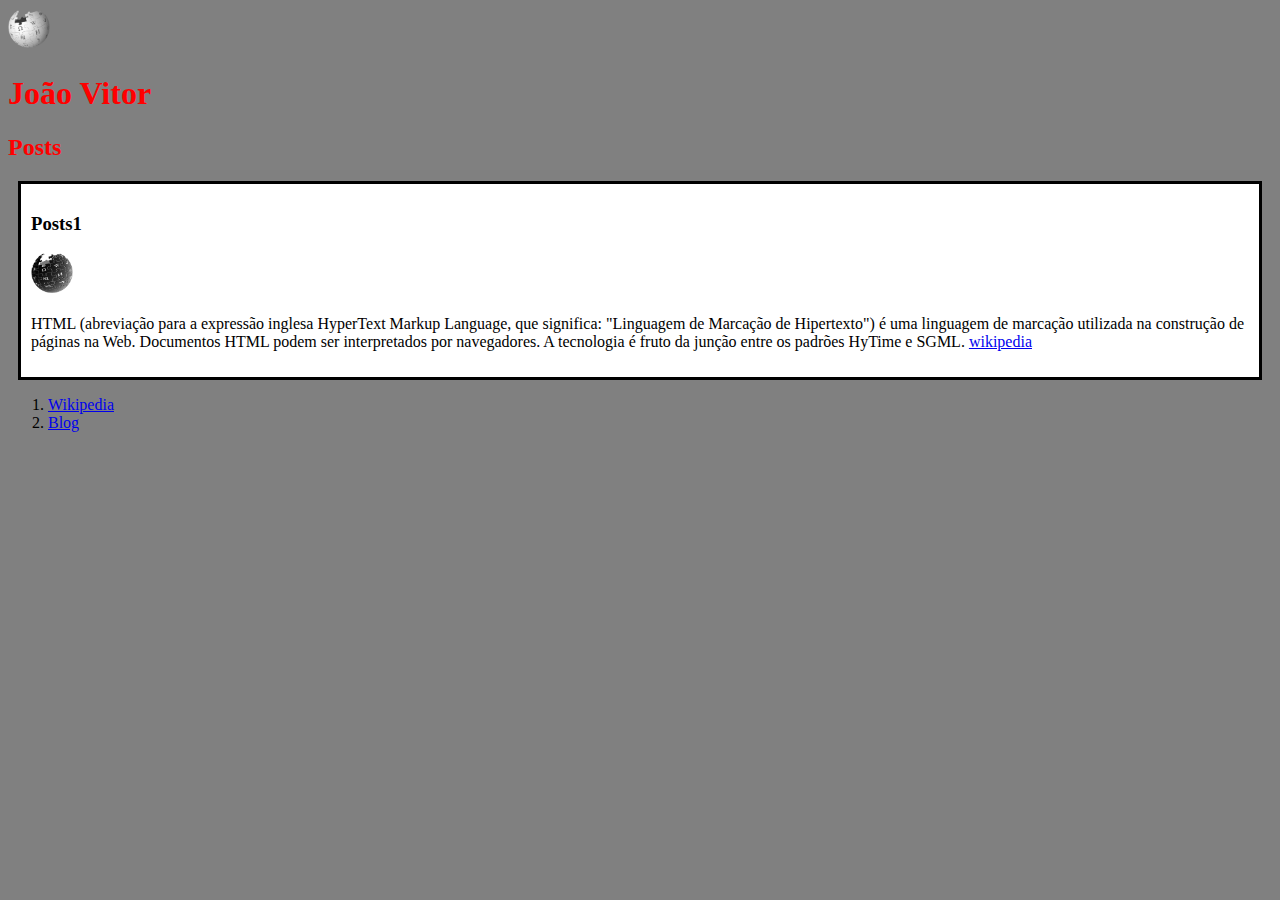
<file: index.html>
<!Doctype html>
<html>
<head>
 <meta charset="utf-8">
     <title>João Vitor </title>
     <link rel="stylesheet" href="style.css">
</head>

 <body>
    <header>
        <img src="Wikipedia1.png" height="42" alt="ilustração wikipedia">
        <h1 id="title">João Vitor</h1>
    </header>

    <section>
     <header>
      <h2 class="subtitle"> Posts</h2>
     </header>

     <article class="post">
      <header>
       <h3 class="Post_title"> Posts1</h3>
       <img src="Wikipedia2.png" height="42" alt="ilustração black wikipedia">
      </header>

      <p>HTML (abreviação para a expressão inglesa HyperText Markup Language, que significa:
        "Linguagem de Marcação de Hipertexto")
        é uma linguagem de marcação utilizada na construção de páginas na Web.
        Documentos HTML podem ser interpretados por navegadores.
        A tecnologia é fruto da junção entre os padrões HyTime e SGML.
        <a href="https://pt.wikipedia.org/wiki/HTML" target="_blank" >wikipedia</a>
        <a href="mailto: wikipedia@gmail.com"  Gmail ></a>
       </p>
     </article>
    </section>
    <footer>

        <ol>
        <li>
         <a href="mailto:wikipedia@gmail.com" target="_blank">Wikipedia</a>
        </li>
            
        <li>
            <a href="https://pt.wikipedia.org/wiki/HTML" target="_blank">Blog</a>

        </li>
         
        </ol>
    </footer>
  </body>
</html>
</file>
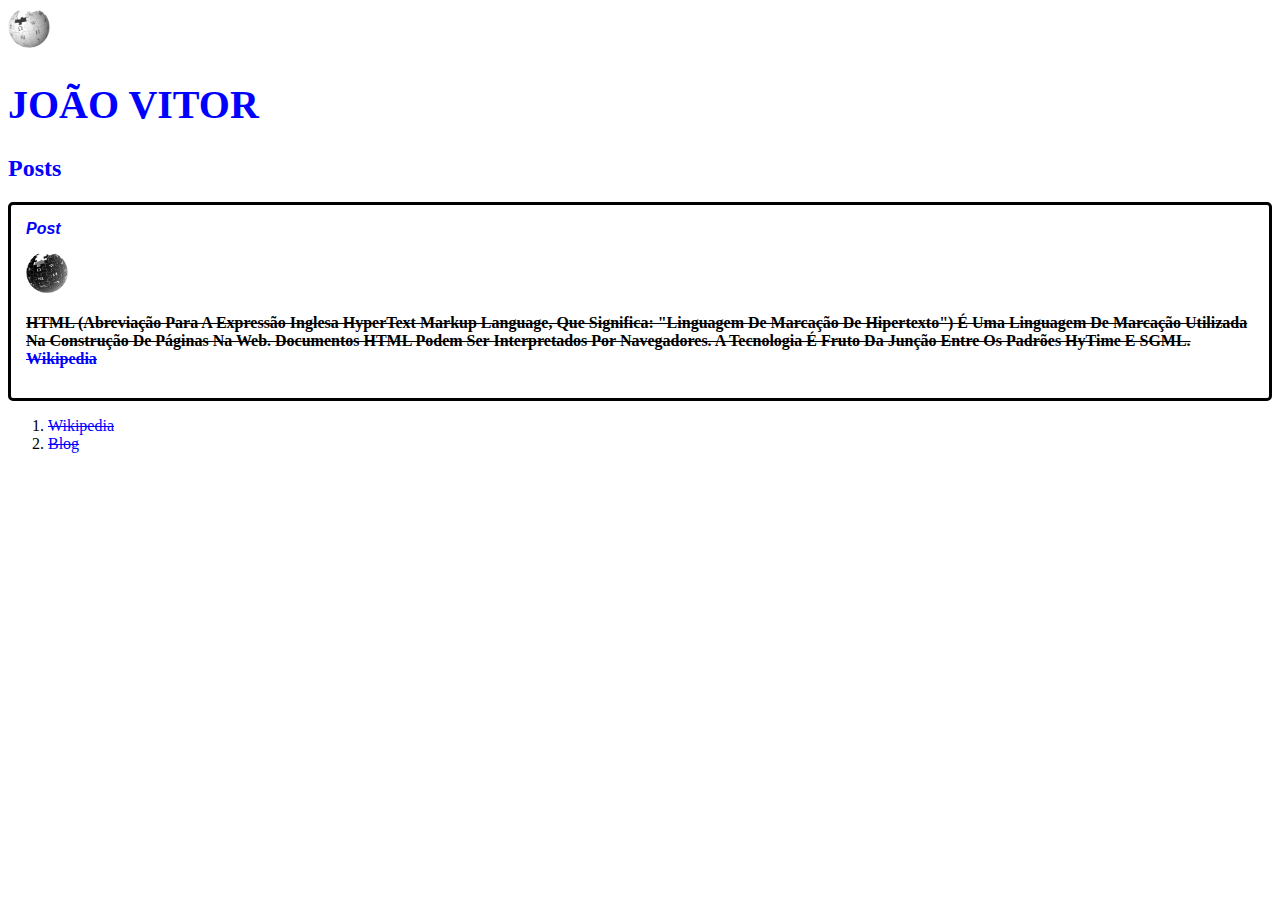
<file: htmlcss/index.html>
<!Doctype html>
<html>
<head>
 <meta charset="utf-8">
     <title>João Vitor </title>
     <link rel="stylesheet" href="style.css">
</head>

 <body>
    <header>
        <img src="Wikipedia1.png" height="42" alt="ilustração wikipedia">
        <h1 id="title">João Vitor</h1>
    </header>

    <section>
     <header>
      <h2 class="subtitle"> Posts</h2>
     </header>

     <article class="post">
      <header>
       <h3 class="posttitle"> Post</h3>
       <img src="Wikipedia2.png" height="42" alt="ilustração black wikipedia" class="post_image">
      </header>

      <p class="post_content">HTML (abreviação para a expressão inglesa HyperText Markup Language, que significa:
        "Linguagem de Marcação de Hipertexto")
        é uma linguagem de marcação utilizada na construção de páginas na Web.
        Documentos HTML podem ser interpretados por navegadores.
        A tecnologia é fruto da junção entre os padrões HyTime e SGML.
        <a href="https://pt.wikipedia.org/wiki/HTML" target="_blank" >wikipedia</a>
        <a href="mailto: wikipedia@gmail.com"  Gmail ></a>
       </p>
     </article>
    </section>
    <footer>

        <ol>
        <li>
         <a href="mailto:wikipedia@gmail.com" target="_blank">Wikipedia</a>
        </li>
            
        <li>
            <a href="https://pt.wikipedia.org/wiki/HTML" target="_blank">Blog</a>

        </li>
         
        </ol>
    </footer>
  </body>
</html>
</file>
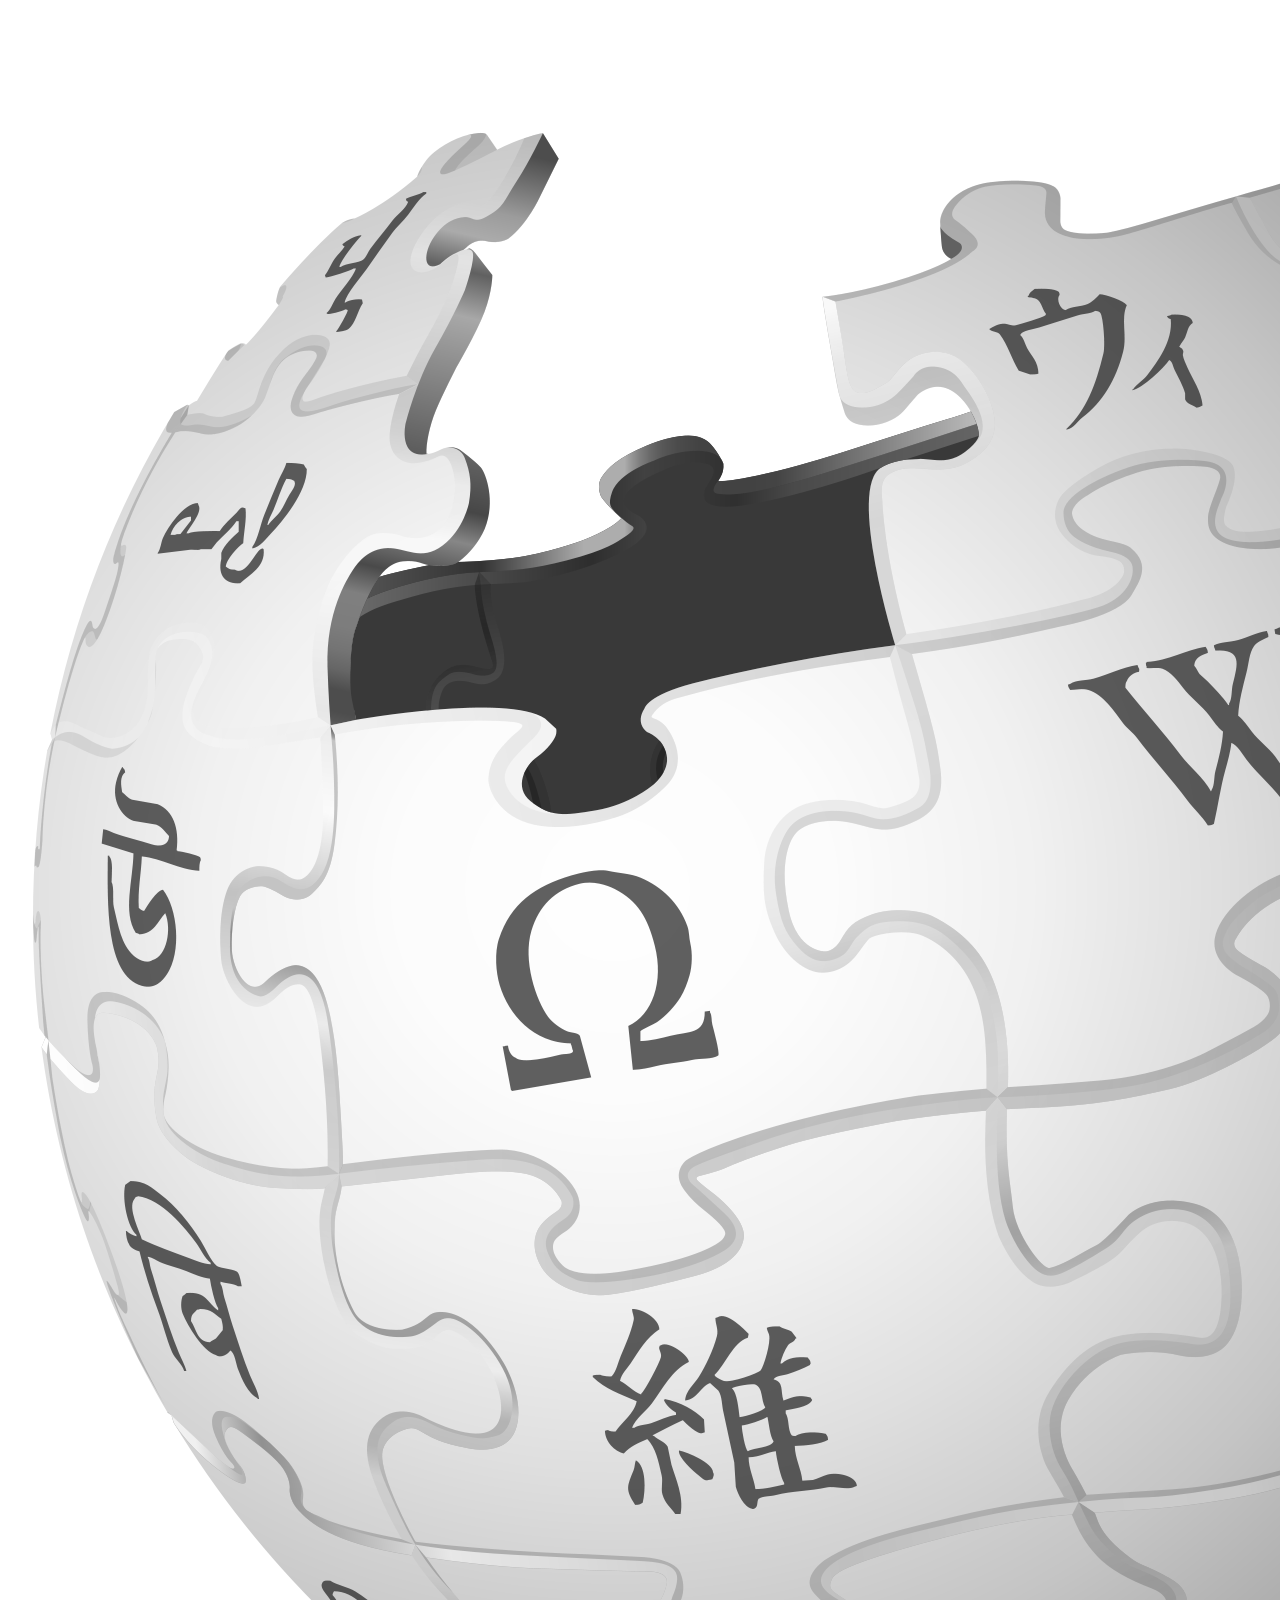
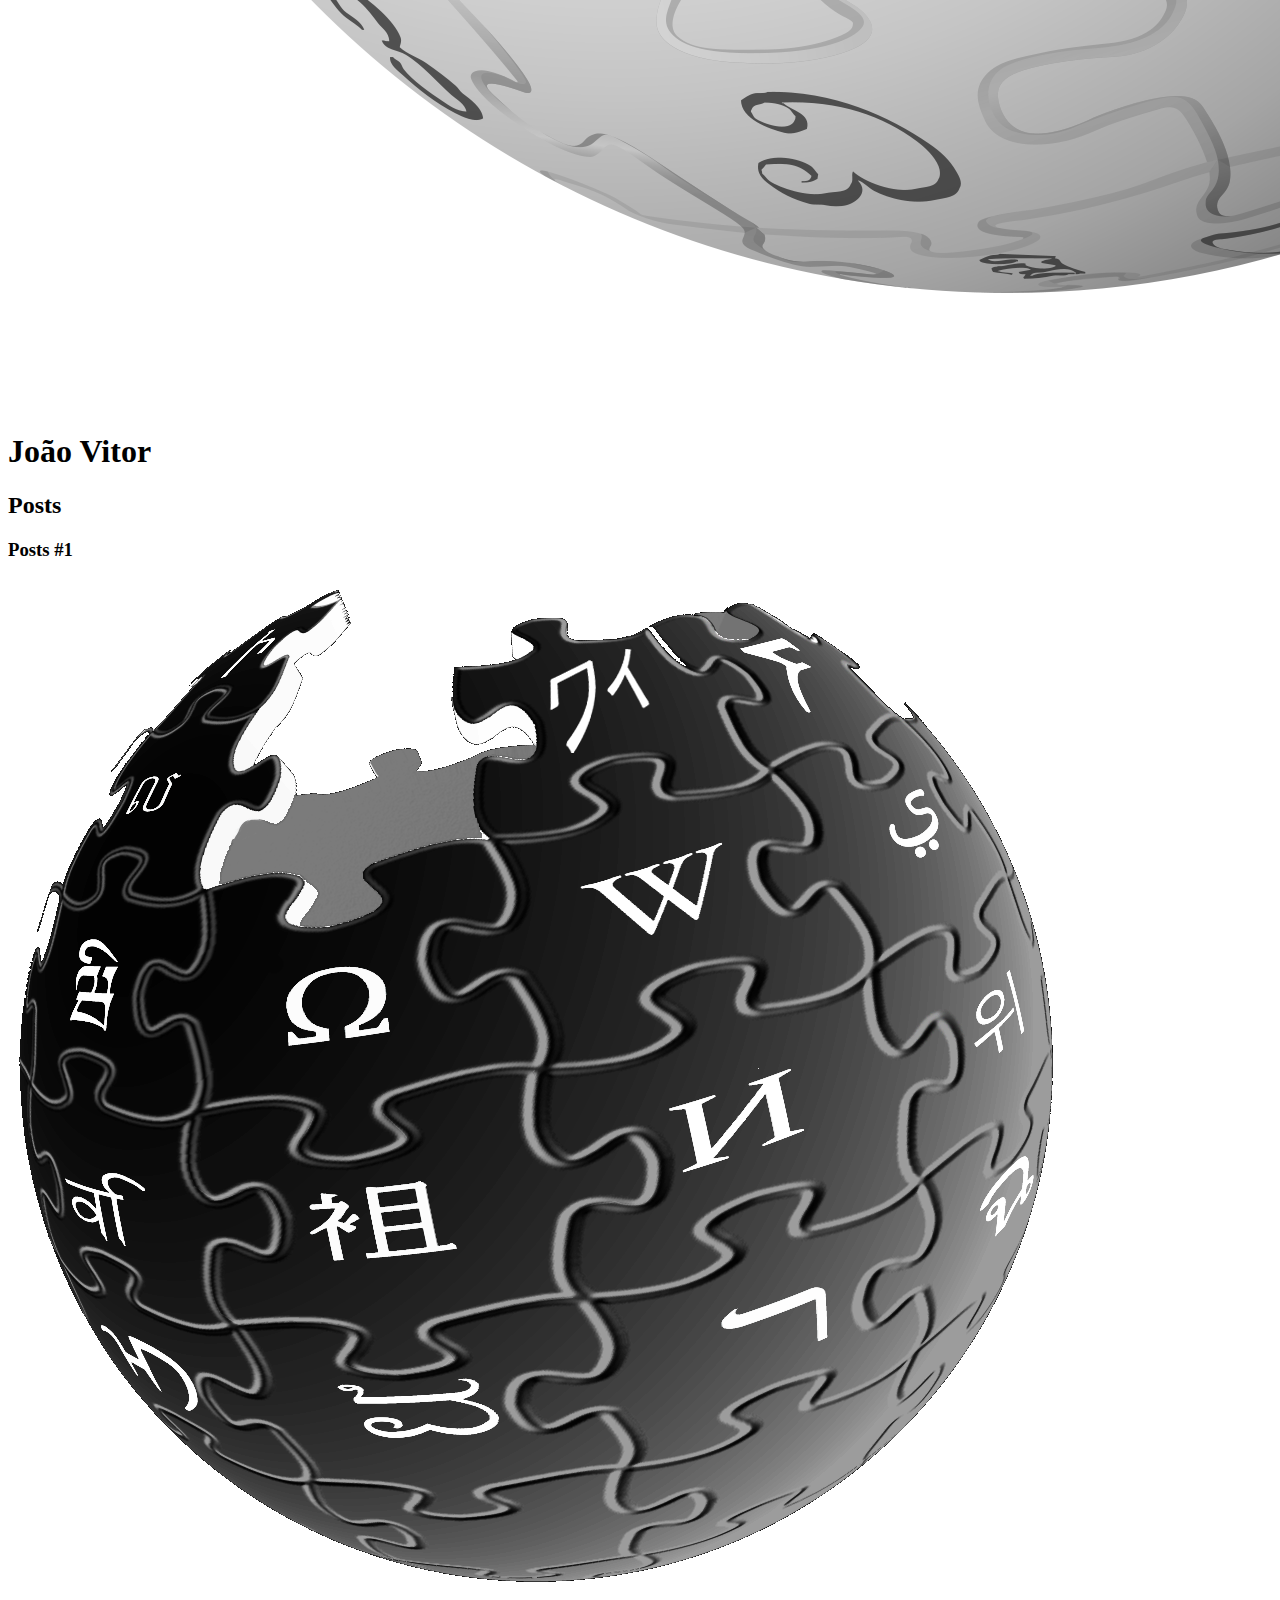
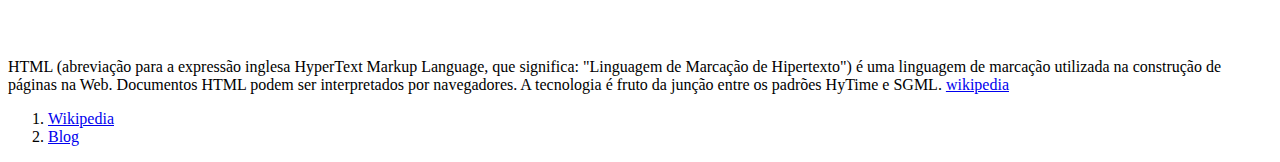
<file: Estrutura  básica HTML.html>
<!Doctype html>
<html>
<head>
 <meta charset="utf-8">
     <title>João Vitor </title>
</head>
 <body>
    <header>
        <img src="Wikipedia1.png" alt="ilustração wikipedia">
        <h1>João Vitor</h1>
    </header>
    <section>
     <header>
      <h2> Posts</h2>
     </header>

     <article>
      <header>
       <h3>Posts #1</h3>
       <img src="Wikipedia2.png" alt="ilustração black wikipedia">
      </header>
      <p>HTML (abreviação para a expressão inglesa HyperText Markup Language, que significa:
        "Linguagem de Marcação de Hipertexto")
        é uma linguagem de marcação utilizada na construção de páginas na Web.
        Documentos HTML podem ser interpretados por navegadores.
        A tecnologia é fruto da junção entre os padrões HyTime e SGML.
        <a href="https://pt.wikipedia.org/wiki/HTML" target="_blank" >wikipedia</a>
        <a href="mailto: wikipedia@gmail.com"  Gmail ></a></p>
     </article>
    </section>
    <footer>

        <ol>
            <li>
            <a href="mailto:wikipedia@gmail.com" target="_blank">Wikipedia</a>
            </li>
            
            <li>
             <a href="https://pt.wikipedia.org/wiki/HTML" target="_blank">Blog</a>

            </li>
         
        </ol>
    </footer>
  </body>
</html>
</file>
<file: style.css>
body {
     background-color:grey ;
}


#title, .subtitle, .posttitle {
   color:red;
}

.posttitle {
   font-size: 16px;
   font-style: italic;
}

.post{
   background-color: white;
   padding: 10px;
   border: 3px solid black;
   margin: 10px;
}
</file>
<file: htmlcss/style.css>
body {
     background-color: white  ;
     font-family: Verdana;
}


#title, .subtitle, .posttitle {
   color:blue;
}

#title{
font-size: 40px;
text-transform: uppercase;

}

a{
   text-decoration: line-through;
   color: blue;
}

.posttitle {
   font-size: 16px;
   font-style: italic;
   font-family: Arial;
   margin: 0;
   margin-bottom: 15px;
}

.post{
   background-color: white;
   padding: 15px;
   border: 3px solid black;
   margin-bottom: 15px;
   border-radius: 5px;
}

.post_content{
   margin: 0;
   margin-bottom: 15px;
   font-weight: bold;
   text-transform:capitalize;
   text-decoration: line-through;
}

.post_image{
   margin-bottom: 15px;
}

.photo{
   border: 1px;
   border-radius: 50px;
}
</file>
